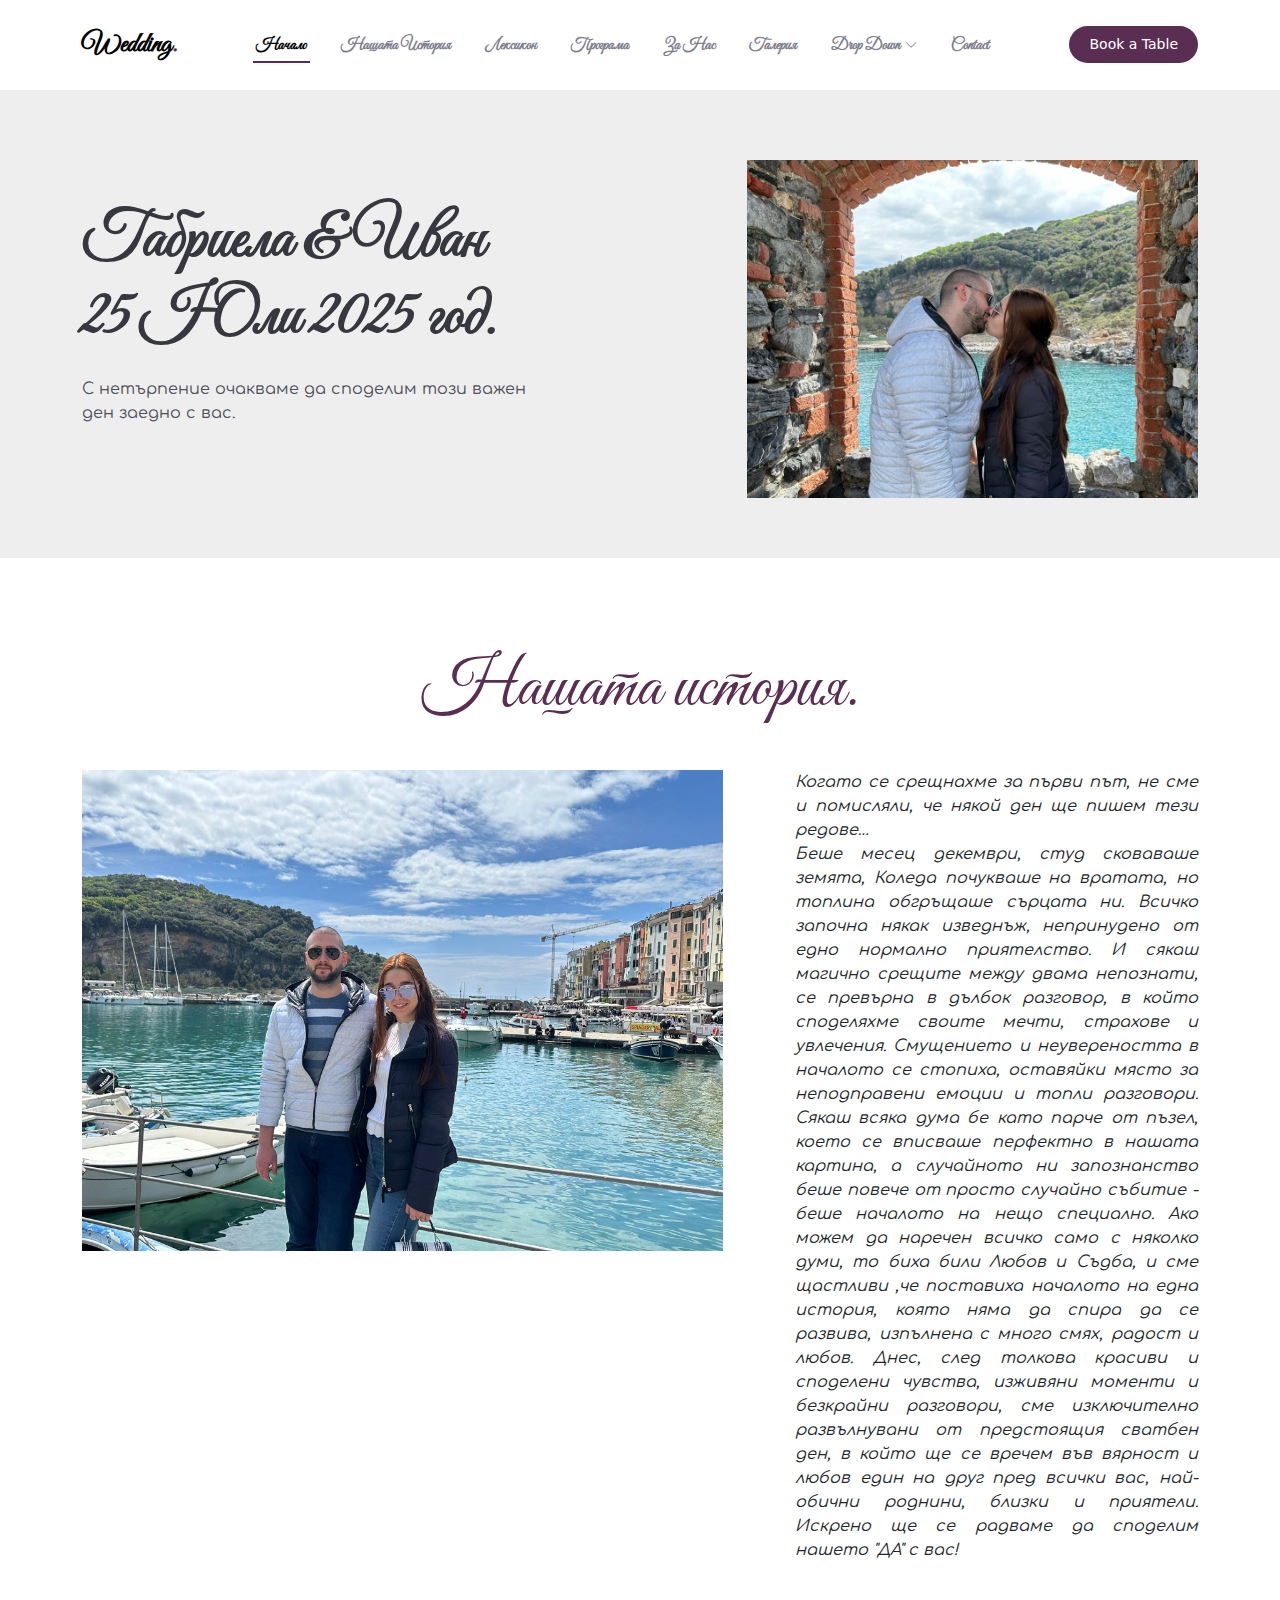
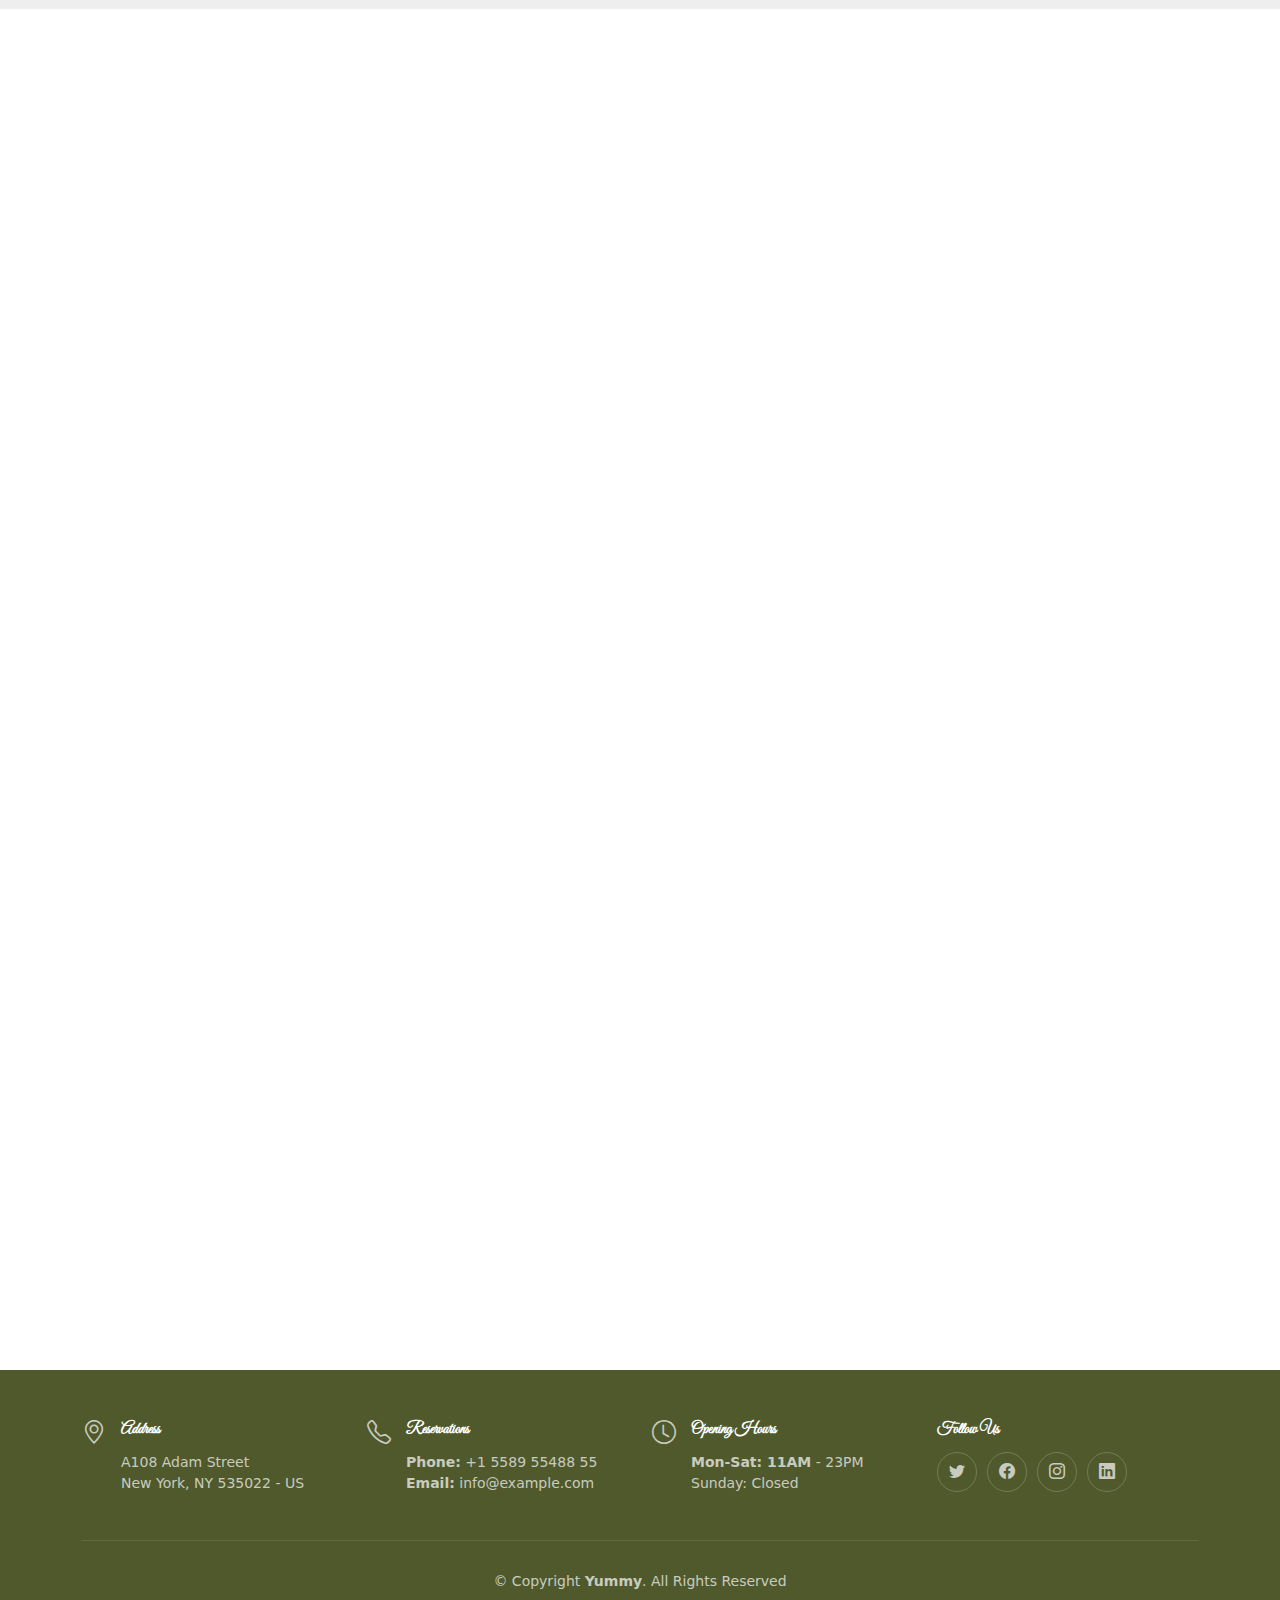
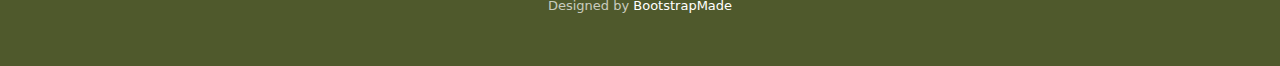
<file: src/index.html>
<!DOCTYPE html>
<html lang="en">

<head>
  <meta charset="utf-8">
  <meta content="width=device-width, initial-scale=1.0" name="viewport">

  <title>Gabby-Ivan</title>
  <meta content="" name="description">
  <meta content="" name="keywords">

  <!-- Favicons -->
  <link href="assets/img/favicon.png" rel="icon">
  <link href="assets/img/apple-touch-icon.png" rel="apple-touch-icon">

  <!-- Google Fonts -->
  <link rel="preconnect" href="https://fonts.googleapis.com">
  <link rel="preconnect" href="https://fonts.gstatic.com" crossorigin>
  <link href="https://fonts.googleapis.com/css2?family=Great+Vibes&display=swap" rel="stylesheet">
  <link href="https://fonts.googleapis.com/css2?family=Comfortaa:wght@300..700&family=Great+Vibes&display=swap" rel="stylesheet">

  <!-- Vendor CSS Files -->
  <link href="assets/vendor/bootstrap/css/bootstrap.min.css" rel="stylesheet">
  <link href="assets/vendor/bootstrap-icons/bootstrap-icons.css" rel="stylesheet">
  <link href="assets/vendor/aos/aos.css" rel="stylesheet">
  <link href="assets/vendor/glightbox/css/glightbox.min.css" rel="stylesheet">
  <link href="assets/vendor/swiper/swiper-bundle.min.css" rel="stylesheet">

  <!-- Template Main CSS File -->
  <link href="assets/css/main.css" rel="stylesheet">
</head>

<body>

  <!-- ======= Header ======= -->
  <header id="header" class="header fixed-top d-flex align-items-center">
    <div class="container d-flex align-items-center justify-content-between">

      <a href="index.html" class="logo d-flex align-items-center me-auto me-lg-0">
        <!-- Uncomment the line below if you also wish to use an image logo -->
        <!-- <img src="assets/img/logo.png" alt=""> -->
        <h1>Wedding<span>.</span></h1>
      </a>

      <nav id="navbar" class="navbar">
        <ul>
          <li><a href="#hero">Начало</a></li>
          <li><a href="#about">Нашата История</a></li>
          <li><a href="#testimonials">Лексикон</a></li>
          <li><a href="#menu">Програма</a></li>
          <li><a href="#chefs">За Нас</a></li>
          <li><a href="#gallery">Галерия</a></li>
          <li class="dropdown"><a href="#"><span>Drop Down</span> <i class="bi bi-chevron-down dropdown-indicator"></i></a>
            <ul>
              <li><a href="#">Drop Down 1</a></li>
              <li class="dropdown"><a href="#"><span>Deep Drop Down</span> <i class="bi bi-chevron-down dropdown-indicator"></i></a>
                <ul>
                  <li><a href="#">Deep Drop Down 1</a></li>
                  <li><a href="#">Deep Drop Down 2</a></li>
                  <li><a href="#">Deep Drop Down 3</a></li>
                  <li><a href="#">Deep Drop Down 4</a></li>
                  <li><a href="#">Deep Drop Down 5</a></li>
                </ul>
              </li>
              <li><a href="#">Drop Down 2</a></li>
              <li><a href="#">Drop Down 3</a></li>
              <li><a href="#">Drop Down 4</a></li>
            </ul>
          </li>
          <li><a href="#contact">Contact</a></li>
        </ul>
      </nav><!-- .navbar -->

      <a class="btn-book-a-table" href="#book-a-table">Book a Table</a>
      <i class="mobile-nav-toggle mobile-nav-show bi bi-list"></i>
      <i class="mobile-nav-toggle mobile-nav-hide d-none bi bi-x"></i>

    </div>
  </header><!-- End Header -->

  <!-- ======= Hero Section ======= -->
  <section id="hero" class="hero d-flex align-items-center section-bg">
    <div class="container">
      <div class="row justify-content-between gy-5">
        <div class="col-lg-5 order-2 order-lg-1 d-flex flex-column justify-content-center align-items-center align-items-lg-start text-center text-lg-start">
          <h2 data-aos="fade-up">Габриела &amp; Иван<br>25 Юли 2025 год.</h2>
          <p data-aos="fade-up" data-aos-delay="100">С нетърпение очакваме да споделим този важен ден заедно с вас.</p>         
        </div>
        <div class="col-lg-5 order-1 order-lg-2 text-center text-lg-start">
          <img src="assets/img/wed/first.jpg" class="img-fluid" alt="" data-aos="zoom-out" data-aos-delay="300">
        </div>
      </div>
    </div>
  </section><!-- End Hero Section -->

  <main id="main">

    <!-- ======= About Section ======= -->
    <section id="about" class="about">
      <div class="container" data-aos="fade-up">

        <div class="section-header">
          <p><span>Нашата история.</span></p>
        </div>

        <div class="row gy-4">
          <div class="col-lg-7 position-relative about-img" data-aos="fade-up" data-aos-delay="150">
            <img src="assets/img/wed/about_1.jpg" class="img-fluid" alt="" data-aos="zoom-out" data-aos-delay="300">
          </div>
          <div class="col-lg-5 d-flex align-items-end" data-aos="fade-up" data-aos-delay="300">
            <div class="content ps-0 ps-lg-5">
              <p class="fst-italic">
                Когато се срещнахме за първи път, не сме и помисляли, че някой ден ще пишем тези редове… <br/>
                Беше месец декември, студ сковаваше земята, Коледа почукваше на вратата, но топлина обгръщаше сърцата ни. Всичко започна някак изведнъж, непринудено от едно нормално приятелство. И сякаш магично срещите между двама непознати, се превърна в дълбок разговор, в който споделяхме своите мечти, страхове и увлечения.
                Смущението и неувереността в началото се стопиха, оставяйки място за неподправени емоции и топли разговори. Сякаш всяка дума бе като парче от пъзел, което се вписваше перфектно в нашата картина, а случайното ни запознанство беше повече от просто случайно събитие - беше началото на нещо специално.
                Ако можем да наречен всичко само с няколко думи, то биха били Любов и Съдба, и сме щастливи ,че поставиха началото на една история, която няма да спира да се развива, изпълнена с много смях, радост и любов.
                Днес, след толкова красиви и споделени чувства, изживяни моменти и безкрайни разговори, сме изключително развълнувани от предстоящия сватбен ден, в който ще се вречем във вярност и любов един на друг пред всички вас, най-обични роднини, близки и приятели.
                Искрено ще се радваме да споделим нашето "ДА" с вас!
              </p>
            </div>
          </div>
        </div>

      </div>
    </section><!-- End About Section -->

    <!-- ======= Testimonials Section ======= -->
    <section id="testimonials" class="testimonials section-bg">
      <div class="container" data-aos="fade-up">

        <div class="section-header">
          <p><span>Сватбен Лексикон</span></p>
        </div>

        <div class="slides-1 swiper" data-aos="fade-up" data-aos-delay="100">
          <div class="swiper-wrapper">

            <div class="swiper-slide">
              <div class="testimonial-item">
                <div class="row gy-4 justify-content-center">
                  <div class="col-lg-6">
                    <div class="testimonial-content">
                      <h4>Кой направи първия ход? Kак?</h4>
                      <p>                        
                          Той направи първата стъпка, когато ми изпрати съобщение на Нова година.
                          Няколко часа по-късно имахме планове за вечеря тази седмица.
                      </p>
                    </div>
                  </div>
                  <div class="col-lg-2 text-center">
                    <img src="assets/img/testimonials/testimonials-1.jpg" class="img-fluid testimonial-img" alt="">
                  </div>
                </div>
              </div>
            </div><!-- End testimonial item -->

            <div class="swiper-slide">
              <div class="testimonial-item">
                <div class="row gy-4 justify-content-center">
                  <div class="col-lg-6">
                    <div class="testimonial-content">
                      <h4>Коя беше най-запомнящата ви среща?</h4>
                      <p>
                        Прекарахме една от първите си срещи с колоездене и след това с каяк през
                        морските пещери в Сан Диего. Нашият водач се пошегува, че няколко часа в
                        общ каяк са достатъчни, за да тестват всяка връзка - той беше прав! Но ние
                        оцеляхме и това приключение остава един от любимите ни спомени.
                      </p>
                    </div>
                  </div>
                  <div class="col-lg-2 text-center">
                    <img src="assets/img/testimonials/testimonials-2.jpg" class="img-fluid testimonial-img" alt="">
                  </div>
                </div>
              </div>
            </div><!-- End testimonial item -->

            <div class="swiper-slide">
              <div class="testimonial-item">
                <div class="row gy-4 justify-content-center">
                  <div class="col-lg-6">
                    <div class="testimonial-content">
                      <h4>Кое е любимото ви занимание заедно?</h4>
                      <p>
                        Обичаме да пътуваме и да се разхождаме сред природата!
                      </p>
                    </div>
                  </div>
                  <div class="col-lg-2 text-center">
                    <img src="assets/img/testimonials/testimonials-3.jpg" class="img-fluid testimonial-img" alt="">
                  </div>
                </div>
              </div>
            </div><!-- End testimonial item -->

            <div class="swiper-slide">
              <div class="testimonial-item">
                <div class="row gy-4 justify-content-center">
                  <div class="col-lg-6">
                    <div class="testimonial-content">
                      <h4>Опиши партньори си с няколко думи!</h4>
                      <p>
                        Той: Габи е позитивна,амбициозна, добра ,състрадателна и гальовна.
                        <br/>
                        Тя: Иван е мил, грижовен и неимоверно спокоен.
                      </p>
                    </div>
                  </div>
                  <div class="col-lg-2 text-center">
                    <img src="assets/img/testimonials/testimonials-4.jpg" class="img-fluid testimonial-img" alt="">
                  </div>
                </div>
              </div>
            </div><!-- End testimonial item -->

            <div class="swiper-slide">
              <div class="testimonial-item">
                <div class="row gy-4 justify-content-center">
                  <div class="col-lg-6">
                    <div class="testimonial-content">
                      <h4>Кое е най-запомнящото се пътуване, което сте предприели заедно?</h4>
                      <p>
                        Миналия април успяхме да видим Северното сияние в Норвегия. Беше
невероятно!
                      </p>
                    </div>
                  </div>
                  <div class="col-lg-2 text-center">
                    <img src="assets/img/testimonials/testimonials-4.jpg" class="img-fluid testimonial-img" alt="">
                  </div>
                </div>
              </div>
            </div><!-- End testimonial item -->

            <div class="swiper-slide">
              <div class="testimonial-item">
                <div class="row gy-4 justify-content-center">
                  <div class="col-lg-6">
                    <div class="testimonial-content">
                      <h4>Ние сме на „една вълна“ относно!</h4>
                      <p>
                        Какво е важно за нас. И това е да прекарваме време с хората, които обичаме
най-много. (Всички вие!)
                      </p>
                    </div>
                  </div>
                  <div class="col-lg-2 text-center">
                    <img src="assets/img/testimonials/testimonials-4.jpg" class="img-fluid testimonial-img" alt="">
                  </div>
                </div>
              </div>
            </div><!-- End testimonial item -->
          </div>
          <div class="swiper-pagination"></div>
        </div>

      </div>
    </section><!-- End Testimonials Section -->

    <!-- ======= Menu Section ======= -->
    <section id="menu" class="menu">
      <div class="container" data-aos="fade-up">

        <div class="section-header">
          <p><span>Програма</span></p>
        </div>


        <div class="tab-content" data-aos="fade-up" data-aos-delay="300">

          <div class="tab-pane fade active show" id="menu-starters">

            <div class="row gy-5">

              <div class="col-lg-4 menu-item">
                <a href="assets/img/menu/menu-item-1.png" class="glightbox"><img src="assets/img/menu/menu-item-1.png" class="menu-img img-fluid" alt=""></a>
                <h4>Начало</h4>
                <p class="ingredients">
                  Младоженецът и кума тръгват от Люлин 5 към първата най- важна част за този
вълнуващ ден - кражбата на булката.
                </p>
                <p class="price">
                  13:00 часа
                </p>
              </div><!-- Menu Item -->

              <div class="col-lg-4 menu-item">
                <a href="assets/img/menu/menu-item-2.png" class="glightbox"><img src="assets/img/menu/menu-item-2.png" class="menu-img img-fluid" alt=""></a>
                <h4>Вземане на булка</h4>
                <p class="ingredients">
                  Младоженецът и кумовете ще пристигнат, готови да вземат булката от нейното
семейство.
                </p>
                <p class="price">
                  14:00 часа
                </p>
              </div><!-- Menu Item -->

              <div class="col-lg-4 menu-item">
                <a href="assets/img/menu/menu-item-3.png" class="glightbox"><img src="assets/img/menu/menu-item-3.png" class="menu-img img-fluid" alt=""></a>
                <h4>Венчавка</h4>
                <p class="ingredients">
                  Пред Бог ще се венчаем в църква &quot;Св. Йоан Рилски&quot;.
                </p>
                <p class="price">
                  15:00 часа
                </p>
              </div><!-- Menu Item -->

              <div class="col-lg-4 menu-item">
                <a href="assets/img/menu/menu-item-4.png" class="glightbox"><img src="assets/img/menu/menu-item-4.png" class="menu-img img-fluid" alt=""></a>
                <h4>Граждански брак</h4>
                <p class="ingredients">
                  Във външната градина на ресторант &quot;Crown Plaza Sofia&quot; ще започне нашето
общо бъдеще, като обменим обети пред близки и приятели.
                </p>
                <p class="price">
                  16:00 часа
                </p>
              </div><!-- Menu Item -->

              <div class="col-lg-4 menu-item">
                <a href="assets/img/menu/menu-item-5.png" class="glightbox"><img src="assets/img/menu/menu-item-5.png" class="menu-img img-fluid" alt=""></a>
                <h4>Ресторант</h4>
                <p class="ingredients">
                  Наздравица за нашето щастие ще се вдигне в ресторант &quot;Crown Plaza Sofia&quot;.
                  Бъдете с ниски и удобни обувки, защото ще има много танци!
                </p>
                <p class="price">
                  19:00 часа
                </p>
              </div><!-- Menu Item -->

            </div>
          </div><!-- End Starter Menu Content -->
        </div>

      </div>
    </section><!-- End Menu Section -->

    <!-- ======= Chefs Section ======= -->
    <section id="chefs" class="chefs section-bg">
      <div class="container" data-aos="fade-up">

        <div class="section-header">
          <p><span>За Нас</span></p>
        </div>

        <div class="row gy-4">

          <div class="col-lg-3 col-md-6 d-flex align-items-stretch" data-aos="fade-up" data-aos-delay="100">
            <div class="chef-member">
              <div class="member-img">
                <img src="assets/img/wed/1000006368.jpg" class="img-fluid" alt="">
                <div class="social">
                  <a href=""><i class="bi bi-twitter"></i></a>
                  <a href=""><i class="bi bi-facebook"></i></a>
                  <a href=""><i class="bi bi-instagram"></i></a>
                  <a href=""><i class="bi bi-linkedin"></i></a>
                </div>
              </div>
              <div class="member-info">
                <h4>Габриела</h4>
                <span>Булка</span>
                <p>Според всички около мен съм амбициозна, забавна и имам креативен ум- с две
                  думи, гоня целта си до дупка�� Занимавам се с надзора на строителството на
                  сгради, което звучи малко мъжки , но така съчетавам своята страст към
                  технологиите и строителството. Обичам да пътувам и да откривам нови места,
                  като се наслаждавам на разнообразието и културните различия. В свободното
                  си време, се забавлявам с приятели и се посвещавам на семейството си , което
                  ме зарежда с вдъхновение и енергия.</p>
              </div>
            </div>
          </div><!-- End Chefs Member -->

          <div class="col-lg-3 col-md-6 d-flex align-items-stretch" data-aos="fade-up" data-aos-delay="200">
            <div class="chef-member">
              <div class="member-img">
                <img src="assets/img/wed/IMG-20241002-WA0001.jpg" class="img-fluid" alt="">
                <div class="social">
                  <a href=""><i class="bi bi-twitter"></i></a>
                  <a href=""><i class="bi bi-facebook"></i></a>
                  <a href=""><i class="bi bi-instagram"></i></a>
                  <a href=""><i class="bi bi-linkedin"></i></a>
                </div>
              </div>
              <div class="member-info">
                <h4>Иван</h4>
                <span>Младоженец</span>
                <p>Казват ,че съм скромен, даже леко притеснителен, забавен и любознателен
                  човек. Работата ми е насочена в това да помагам на хората, като им асистирам
                  да се справят по-лесно със своя софтуерен продукт. Харесвам спорта, макар и
                  да не ми личи . Имам огромна страст към бързи коли и ….ножове – но
                  спокойно, само ги колекционирам. В свободното си време се наслаждавам на
                  игри, които ме забавляват. Обичам да излизам с приятели, с които да споделям
                  моменти на смях и радост, но най-ценното време за мен е това, което
                  прекарвам с любимия си човек.</p>
              </div>
            </div>
          </div><!-- End Chefs Member -->

          <div class="col-lg-3 col-md-6 d-flex align-items-stretch" data-aos="fade-up" data-aos-delay="300">
            <div class="chef-member">
              <div class="member-img">
                <img src="assets/img/chefs/chefs-2.jpg" class="img-fluid" alt="">
                <div class="social">
                  <a href=""><i class="bi bi-twitter"></i></a>
                  <a href=""><i class="bi bi-facebook"></i></a>
                  <a href=""><i class="bi bi-instagram"></i></a>
                  <a href=""><i class="bi bi-linkedin"></i></a>
                </div>
              </div>
              <div class="member-info">
                <h4>Габрина</h4>
                <span>Кума</span>
                <p>По професия съм строителен инженер. В свободното време се наслаждавам на
                  хубава музика, книга или природата. Обичам залезите, пътуванията и малките
                  моменти на щастие. С булката имам удоволствието да се познавам от над 10
                  години, и имахме едни от най-забавните си години заедно – от училище до днес.
                  Истински щастлива съм ,че ще бъда такава важна част от Новото начало на
                  семейство Нейчеви.</p>
              </div>
            </div>
          </div><!-- End Chefs Member -->

          <div class="col-lg-3 col-md-6 d-flex align-items-stretch" data-aos="fade-up" data-aos-delay="100">
            <div class="chef-member">
              <div class="member-img">
                <img src="assets/img/chefs/chefs-3.jpg" class="img-fluid" alt="">
                <div class="social">
                  <a href=""><i class="bi bi-twitter"></i></a>
                  <a href=""><i class="bi bi-facebook"></i></a>
                  <a href=""><i class="bi bi-instagram"></i></a>
                  <a href=""><i class="bi bi-linkedin"></i></a>
                </div>
              </div>
              <div class="member-info">
                <h4>Страцимир</h4>
                <span>Кум</span>
                <p>Ако трябва да кажа нещо за себе си, то е, че имам вдъхновяващо чувство за
                  хумор и неизчерпаема енергия. С младоженеца ни събра случайността, както
                  обикновено на работното място, но пък излезе едно истинско приятелство.
                  Развълнуван и щастлив съм, че на тези двама свежари ще кумувам , нека
                  всички вземат удобни обувки и доброто си настроение, защото няма да
                  оставим на никой време за почивка.</p>
              </div>
            </div>
          </div><!-- End Chefs Member -->


        </div>

      </div>
    </section><!-- End Chefs Section -->

    <!-- ======= Book A Table Section ======= -->
    <section id="book-a-table" class="book-a-table">
      <div class="container" data-aos="fade-up">

        <div class="section-header">
          <h2>Book A Table</h2>
          <p>Book <span>Your Stay</span> With Us</p>
        </div>

        <div class="row g-0">

          <div class="col-lg-4 reservation-img" style="background-image: url(assets/img/reservation.jpg);" data-aos="zoom-out" data-aos-delay="200"></div>

          <div class="col-lg-8 d-flex align-items-center reservation-form-bg">
            <form action="forms/book-a-table.php" method="post" role="form" class="php-email-form" data-aos="fade-up" data-aos-delay="100">
              <div class="row gy-4">
                <div class="col-lg-4 col-md-6">
                  <input type="text" name="name" class="form-control" id="name" placeholder="Your Name" data-rule="minlen:4" data-msg="Please enter at least 4 chars">
                  <div class="validate"></div>
                </div>
                <div class="col-lg-4 col-md-6">
                  <input type="email" class="form-control" name="email" id="email" placeholder="Your Email" data-rule="email" data-msg="Please enter a valid email">
                  <div class="validate"></div>
                </div>
                <div class="col-lg-4 col-md-6">
                  <input type="text" class="form-control" name="phone" id="phone" placeholder="Your Phone" data-rule="minlen:4" data-msg="Please enter at least 4 chars">
                  <div class="validate"></div>
                </div>
                <div class="col-lg-4 col-md-6">
                  <input type="text" name="date" class="form-control" id="date" placeholder="Date" data-rule="minlen:4" data-msg="Please enter at least 4 chars">
                  <div class="validate"></div>
                </div>
                <div class="col-lg-4 col-md-6">
                  <input type="text" class="form-control" name="time" id="time" placeholder="Time" data-rule="minlen:4" data-msg="Please enter at least 4 chars">
                  <div class="validate"></div>
                </div>
                <div class="col-lg-4 col-md-6">
                  <input type="number" class="form-control" name="people" id="people" placeholder="# of people" data-rule="minlen:1" data-msg="Please enter at least 1 chars">
                  <div class="validate"></div>
                </div>
              </div>
              <div class="form-group mt-3">
                <textarea class="form-control" name="message" rows="5" placeholder="Message"></textarea>
                <div class="validate"></div>
              </div>
              <div class="mb-3">
                <div class="loading">Loading</div>
                <div class="error-message"></div>
                <div class="sent-message">Your booking request was sent. We will call back or send an Email to confirm your reservation. Thank you!</div>
              </div>
              <div class="text-center"><button type="submit">Book a Table</button></div>
            </form>
          </div><!-- End Reservation Form -->

        </div>

      </div>
    </section><!-- End Book A Table Section -->

    <!-- ======= Gallery Section ======= -->
    <section id="gallery" class="gallery section-bg">
      <div class="container" data-aos="fade-up">

        <div class="section-header">
          <h2>gallery</h2>
          <p>Check <span>Our Gallery</span></p>
        </div>

        <div class="gallery-slider swiper">
          <div class="swiper-wrapper align-items-center">
            <div class="swiper-slide"><a class="glightbox" data-gallery="images-gallery" href="assets/img/wed/1000016364.jpg"><img src="assets/img/wed/1000016364.jpg" class="img-fluid" alt=""></a></div>
            <div class="swiper-slide"><a class="glightbox" data-gallery="images-gallery" href="assets/img/wed/1000016367.jpg"><img src="assets/img/wed/1000016367.jpg" class="img-fluid" alt=""></a></div>
            <div class="swiper-slide"><a class="glightbox" data-gallery="images-gallery" href="assets/img/wed/1000016370.jpg"><img src="assets/img/wed/1000016370.jpg" class="img-fluid" alt=""></a></div>
            <div class="swiper-slide"><a class="glightbox" data-gallery="images-gallery" href="assets/img/wed/1000016373.jpg"><img src="assets/img/wed/1000016373.jpg" class="img-fluid" alt=""></a></div>
            <div class="swiper-slide"><a class="glightbox" data-gallery="images-gallery" href="assets/img/wed/1000016373.jpg"><img src="assets/img/wed/1000016373.jpg" class="img-fluid" alt=""></a></div>
            <div class="swiper-slide"><a class="glightbox" data-gallery="images-gallery" href="assets/img/wed/1000016376.jpg"><img src="assets/img/wed/1000016376.jpg" class="img-fluid" alt=""></a></div>
            <div class="swiper-slide"><a class="glightbox" data-gallery="images-gallery" href="assets/img/wed/1000016379.jpg"><img src="assets/img/wed/1000016379.jpg" class="img-fluid" alt=""></a></div>
            <div class="swiper-slide"><a class="glightbox" data-gallery="images-gallery" href="assets/img/wed/1000016382.jpg"><img src="assets/img/wed/1000016382.jpg" class="img-fluid" alt=""></a></div>
            <div class="swiper-slide"><a class="glightbox" data-gallery="images-gallery" href="assets/img/wed/1000016391.jpg"><img src="assets/img/wed/1000016391.jpg" class="img-fluid" alt=""></a></div>
          </div>
          <div class="swiper-pagination"></div>
        </div>

      </div>
    </section><!-- End Gallery Section -->

    <!-- ======= Contact Section ======= -->
    <section id="contact" class="contact">
      <div class="container" data-aos="fade-up">

        <div class="section-header">
          <h2>Contact</h2>
          <p>Need Help? <span>Contact Us</span></p>
        </div>

        <div class="mb-3">
          <iframe style="border:0; width: 100%; height: 350px;" src="https://www.google.com/maps/embed?pb=!1m14!1m8!1m3!1d12097.433213460943!2d-74.0062269!3d40.7101282!3m2!1i1024!2i768!4f13.1!3m3!1m2!1s0x0%3A0xb89d1fe6bc499443!2sDowntown+Conference+Center!5e0!3m2!1smk!2sbg!4v1539943755621" frameborder="0" allowfullscreen></iframe>
        </div><!-- End Google Maps -->

        <div class="row gy-4">

          <div class="col-md-6">
            <div class="info-item  d-flex align-items-center">
              <i class="icon bi bi-map flex-shrink-0"></i>
              <div>
                <h3>Our Address</h3>
                <p>A108 Adam Street, New York, NY 535022</p>
              </div>
            </div>
          </div><!-- End Info Item -->

          <div class="col-md-6">
            <div class="info-item d-flex align-items-center">
              <i class="icon bi bi-envelope flex-shrink-0"></i>
              <div>
                <h3>Email Us</h3>
                <p>contact@example.com</p>
              </div>
            </div>
          </div><!-- End Info Item -->

          <div class="col-md-6">
            <div class="info-item  d-flex align-items-center">
              <i class="icon bi bi-telephone flex-shrink-0"></i>
              <div>
                <h3>Call Us</h3>
                <p>+1 5589 55488 55</p>
              </div>
            </div>
          </div><!-- End Info Item -->

          <div class="col-md-6">
            <div class="info-item  d-flex align-items-center">
              <i class="icon bi bi-share flex-shrink-0"></i>
              <div>
                <h3>Opening Hours</h3>
                <div><strong>Mon-Sat:</strong> 11AM - 23PM;
                  <strong>Sunday:</strong> Closed
                </div>
              </div>
            </div>
          </div><!-- End Info Item -->

        </div>

        <form action="forms/contact.php" method="post" role="form" class="php-email-form p-3 p-md-4">
          <div class="row">
            <div class="col-xl-6 form-group">
              <input type="text" name="name" class="form-control" id="name" placeholder="Your Name" required>
            </div>
            <div class="col-xl-6 form-group">
              <input type="email" class="form-control" name="email" id="email" placeholder="Your Email" required>
            </div>
          </div>
          <div class="form-group">
            <input type="text" class="form-control" name="subject" id="subject" placeholder="Subject" required>
          </div>
          <div class="form-group">
            <textarea class="form-control" name="message" rows="5" placeholder="Message" required></textarea>
          </div>
          <div class="my-3">
            <div class="loading">Loading</div>
            <div class="error-message"></div>
            <div class="sent-message">Your message has been sent. Thank you!</div>
          </div>
          <div class="text-center"><button type="submit">Send Message</button></div>
        </form><!--End Contact Form -->

      </div>
    </section><!-- End Contact Section -->

  </main><!-- End #main -->

  <!-- ======= Footer ======= -->
  <footer id="footer" class="footer">

    <div class="container">
      <div class="row gy-3">
        <div class="col-lg-3 col-md-6 d-flex">
          <i class="bi bi-geo-alt icon"></i>
          <div>
            <h4>Address</h4>
            <p>
              A108 Adam Street <br>
              New York, NY 535022 - US<br>
            </p>
          </div>

        </div>

        <div class="col-lg-3 col-md-6 footer-links d-flex">
          <i class="bi bi-telephone icon"></i>
          <div>
            <h4>Reservations</h4>
            <p>
              <strong>Phone:</strong> +1 5589 55488 55<br>
              <strong>Email:</strong> info@example.com<br>
            </p>
          </div>
        </div>

        <div class="col-lg-3 col-md-6 footer-links d-flex">
          <i class="bi bi-clock icon"></i>
          <div>
            <h4>Opening Hours</h4>
            <p>
              <strong>Mon-Sat: 11AM</strong> - 23PM<br>
              Sunday: Closed
            </p>
          </div>
        </div>

        <div class="col-lg-3 col-md-6 footer-links">
          <h4>Follow Us</h4>
          <div class="social-links d-flex">
            <a href="#" class="twitter"><i class="bi bi-twitter"></i></a>
            <a href="#" class="facebook"><i class="bi bi-facebook"></i></a>
            <a href="#" class="instagram"><i class="bi bi-instagram"></i></a>
            <a href="#" class="linkedin"><i class="bi bi-linkedin"></i></a>
          </div>
        </div>

      </div>
    </div>

    <div class="container">
      <div class="copyright">
        &copy; Copyright <strong><span>Yummy</span></strong>. All Rights Reserved
      </div>
      <div class="credits">
        <!-- All the links in the footer should remain intact. -->
        <!-- You can delete the links only if you purchased the pro version. -->
        <!-- Licensing information: https://bootstrapmade.com/license/ -->
        <!-- Purchase the pro version with working PHP/AJAX contact form: https://bootstrapmade.com/yummy-bootstrap-restaurant-website-template/ -->
        Designed by <a href="https://bootstrapmade.com/">BootstrapMade</a>
      </div>
    </div>

  </footer><!-- End Footer -->
  <!-- End Footer -->

  <a href="#" class="scroll-top d-flex align-items-center justify-content-center"><i class="bi bi-arrow-up-short"></i></a>

  <div id="preloader"></div>

  <!-- Vendor JS Files -->
  <script src="assets/vendor/bootstrap/js/bootstrap.bundle.min.js"></script>
  <script src="assets/vendor/aos/aos.js"></script>
  <script src="assets/vendor/glightbox/js/glightbox.min.js"></script>
  <script src="assets/vendor/purecounter/purecounter_vanilla.js"></script>
  <script src="assets/vendor/swiper/swiper-bundle.min.js"></script>
  <script src="assets/vendor/php-email-form/validate.js"></script>

  <!-- Template Main JS File -->
  <script src="assets/js/main.js"></script>

</body>

</html>
</file>
<file: src/assets/css/main.css>
/**
* Template Name: Yummy
* Template URL: https://bootstrapmade.com/yummy-bootstrap-restaurant-website-template/
* Updated: Mar 17 2024 with Bootstrap v5.3.3
* Author: BootstrapMade.com
* License: https://bootstrapmade.com/license/
*/

/*--------------------------------------------------------------
# Set main reusable colors and fonts using CSS variables
# Learn more about CSS variables at https://developer.mozilla.org/en-US/docs/Web/CSS/Using_CSS_custom_properties
--------------------------------------------------------------*/
/* Fonts */
:root {
  --font-default: "Open Sans", system-ui, -apple-system, "Segoe UI", Roboto, "Helvetica Neue", Arial, "Noto Sans", "Liberation Sans", sans-serif, "Apple Color Emoji", "Segoe UI Emoji", "Segoe UI Symbol", "Noto Color Emoji";
  --font-primary: "Amatic SC", sans-serif;
  --font-secondary: "Great Vibes", "cursive";
}

/* Colors */
:root {
  --color-default: #212529;
  --color-primary: #592E52;
  --color-secondary: #37373f;
}

/* Smooth scroll behavior */
:root {
  scroll-behavior: smooth;
}

/*--------------------------------------------------------------
# General
--------------------------------------------------------------*/
body {
  font-family: var(--font-default);
  color: var(--color-default);
}

a {
  color: var(--color-primary);
  text-decoration: none;
}

a:hover {
  color: #ec2727;
  text-decoration: none;
}

h1,
h2,
h3,
h4,
h5,
h6 {
  font-family: var(--font-secondary);
}

/*--------------------------------------------------------------
# Sections & Section Header
--------------------------------------------------------------*/
section {
  overflow: hidden;
  padding: 80px 0;
  scroll-margin-top: 90px;
  overflow: clip;
}

.section-bg {
  background-color: #eee;
}

.section-header {
  text-align: center;
  padding-bottom: 30px;
}

.section-header h2 {
  font-size: 13px;
  letter-spacing: 1px;
  font-weight: 400;
  margin: 0;
  padding: 0;
  color: #7f7f90;
  text-transform: uppercase;
  font-family: var(--font-default);
}

.section-header p {
  margin: 0;
  font-size: 68px;
  font-weight: 400;
  font-family: var(--font-secondary);
}

.section-header p span {
  color: var(--color-primary);
}

/*--------------------------------------------------------------
# Breadcrumbs
--------------------------------------------------------------*/
.breadcrumbs {
  padding: 15px 0;
  background: rgba(55, 55, 63, 0.05);
  margin-top: 90px;
}

@media (max-width: 575px) {
  .breadcrumbs {
    margin-top: 70px;
  }
}

.breadcrumbs h2 {
  font-size: 24px;
  font-weight: 400;
  margin: 0;
}

.breadcrumbs ol {
  display: flex;
  flex-wrap: wrap;
  list-style: none;
  padding: 0;
  margin: 0;
  font-size: 14px;
}

.breadcrumbs ol li+li {
  padding-left: 10px;
}

.breadcrumbs ol li+li::before {
  display: inline-block;
  padding-right: 10px;
  color: #676775;
  content: "/";
}

@media (max-width: 992px) {
  .breadcrumbs .d-flex {
    display: block !important;
  }

  .breadcrumbs h2 {
    margin-bottom: 10px;
  }

  .breadcrumbs ol {
    display: block;
  }

  .breadcrumbs ol li {
    display: inline-block;
  }
}

/*--------------------------------------------------------------
# Scroll top button
--------------------------------------------------------------*/
.scroll-top {
  position: fixed;
  visibility: hidden;
  opacity: 0;
  right: 15px;
  bottom: 15px;
  z-index: 99999;
  background: var(--color-primary);
  width: 44px;
  height: 44px;
  border-radius: 50px;
  transition: all 0.4s;
}

.scroll-top i {
  font-size: 24px;
  color: #fff;
  line-height: 0;
}

.scroll-top:hover {
  background: #8C5188;
  color: #fff;
}

.scroll-top.active {
  visibility: visible;
  opacity: 1;
}

/*--------------------------------------------------------------
# Preloader
--------------------------------------------------------------*/
#preloader {
  position: fixed;
  inset: 0;
  z-index: 9999;
  overflow: hidden;
  background: #fff;
  transition: all 0.6s ease-out;
  width: 100%;
  height: 100vh;
}

#preloader:before,
#preloader:after {
  content: "";
  position: absolute;
  border: 4px solid var(--color-primary);
  border-radius: 50%;
  animation: animate-preloader 2s cubic-bezier(0, 0.2, 0.8, 1) infinite;
}

#preloader:after {
  animation-delay: -0.5s;
}

@keyframes animate-preloader {
  0% {
    width: 10px;
    height: 10px;
    top: calc(50% - 5px);
    left: calc(50% - 5px);
    opacity: 1;
  }

  100% {
    width: 72px;
    height: 72px;
    top: calc(50% - 36px);
    left: calc(50% - 36px);
    opacity: 0;
  }
}

/*--------------------------------------------------------------
# Disable aos animation delay on mobile devices
--------------------------------------------------------------*/
@media screen and (max-width: 768px) {
  [data-aos-delay] {
    transition-delay: 0 !important;
  }
}

/*--------------------------------------------------------------
# Header
--------------------------------------------------------------*/
.header {
  background: #fff;
  transition: all 0.5s;
  z-index: 997;
  height: 90px;
  border-bottom: 1px solid #fff;
}

@media (max-width: 575px) {
  .header {
    height: 70px;
  }
}

.header.sticked {
  border-color: #fff;
  border-color: #eee;
}

.header .logo img {
  max-height: 40px;
  margin-right: 6px;
}

.header .logo h1 {
  font-size: 28px;
  font-weight: 700;
  color: #000;
  margin: 0;
  font-family: var(--font-secondary);
}

.header .logo h1 span {
  color: var(--color-primary);
}

.header .btn-book-a-table,
.header .btn-book-a-table:focus {
  font-size: 14px;
  color: #fff;
  background: var(--color-primary);
  padding: 8px 20px;
  margin-left: 30px;
  border-radius: 50px;
  transition: 0.3s;
}

.header .btn-book-a-table:hover,
.header .btn-book-a-table:focus:hover {
  color: #fff;
  background: #8C5188;
}

/*--------------------------------------------------------------
# Desktop Navigation
--------------------------------------------------------------*/
@media (min-width: 1280px) {
  .navbar {
    padding: 0;
  }

  .navbar ul {
    margin: 0;
    padding: 0;
    display: flex;
    list-style: none;
    align-items: center;
  }

  .navbar li {
    position: relative;
  }

  .navbar>ul>li {
    white-space: nowrap;
    padding: 10px 0 10px 28px;
  }

  .navbar a,
  .navbar a:focus {
    display: flex;
    align-items: center;
    justify-content: space-between;
    padding: 0 3px;
    font-family: var(--font-secondary);
    font-size: 16px;
    font-weight: 600;
    color: #7f7f90;
    white-space: nowrap;
    transition: 0.3s;
    position: relative;
  }

  .navbar a i,
  .navbar a:focus i {
    font-size: 12px;
    line-height: 0;
    margin-left: 5px;
  }

  .navbar>ul>li>a:before {
    content: "";
    position: absolute;
    width: 100%;
    height: 2px;
    bottom: -6px;
    left: 0;
    background-color: var(--color-primary);
    visibility: hidden;
    width: 0px;
    transition: all 0.3s ease-in-out 0s;
  }

  .navbar a:hover:before,
  .navbar li:hover>a:before,
  .navbar .active:before {
    visibility: visible;
    width: 100%;
  }

  .navbar a:hover,
  .navbar .active,
  .navbar .active:focus,
  .navbar li:hover>a {
    color: #000;
  }

  .navbar .dropdown ul {
    display: block;
    position: absolute;
    left: 28px;
    top: calc(100% + 30px);
    margin: 0;
    padding: 10px 0;
    z-index: 99;
    opacity: 0;
    visibility: hidden;
    background: #fff;
    box-shadow: 0px 0px 30px rgba(127, 137, 161, 0.25);
    transition: 0.3s;
    border-radius: 4px;
  }

  .navbar .dropdown ul li {
    min-width: 200px;
  }

  .navbar .dropdown ul a {
    padding: 10px 20px;
    font-size: 15px;
    text-transform: none;
    font-weight: 600;
  }

  .navbar .dropdown ul a i {
    font-size: 12px;
  }

  .navbar .dropdown ul a:hover,
  .navbar .dropdown ul .active:hover,
  .navbar .dropdown ul li:hover>a {
    color: var(--color-primary);
  }

  .navbar .dropdown:hover>ul {
    opacity: 1;
    top: 100%;
    visibility: visible;
  }

  .navbar .dropdown .dropdown ul {
    top: 0;
    left: calc(100% - 30px);
    visibility: hidden;
  }

  .navbar .dropdown .dropdown:hover>ul {
    opacity: 1;
    top: 0;
    left: 100%;
    visibility: visible;
  }
}

@media (min-width: 1280px) and (max-width: 1366px) {
  .navbar .dropdown .dropdown ul {
    left: -90%;
  }

  .navbar .dropdown .dropdown:hover>ul {
    left: -100%;
  }
}

@media (min-width: 1280px) {

  .mobile-nav-show,
  .mobile-nav-hide {
    display: none;
  }
}

/*--------------------------------------------------------------
# Mobile Navigation
--------------------------------------------------------------*/
@media (max-width: 1279px) {
  .navbar {
    position: fixed;
    top: 0;
    right: -100%;
    width: 100%;
    max-width: 400px;
    border-left: 1px solid #666;
    bottom: 0;
    transition: 0.3s;
    z-index: 9997;
  }

  .navbar ul {
    position: absolute;
    inset: 0;
    padding: 50px 0 10px 0;
    margin: 0;
    background: rgba(255, 255, 255, 0.9);
    overflow-y: auto;
    transition: 0.3s;
    z-index: 9998;
  }

  .navbar a,
  .navbar a:focus {
    display: flex;
    align-items: center;
    justify-content: space-between;
    padding: 10px 20px;
    font-family: var(--font-secondary);
    border-bottom: 2px solid rgba(255, 255, 255, 0.8);
    font-size: 16px;
    font-weight: 600;
    color: #7f7f90;
    white-space: nowrap;
    transition: 0.3s;
  }

  .navbar a i,
  .navbar a:focus i {
    font-size: 12px;
    line-height: 0;
    margin-left: 5px;
  }

  .navbar a:hover,
  .navbar li:hover>a {
    color: #000;
  }

  .navbar .active,
  .navbar .active:focus {
    color: #000;
    border-color: var(--color-primary);
  }

  .navbar .dropdown ul,
  .navbar .dropdown .dropdown ul {
    position: static;
    display: none;
    padding: 10px 0;
    margin: 10px 20px;
    transition: all 0.5s ease-in-out;
    border: 1px solid #eee;
  }

  .navbar .dropdown>.dropdown-active,
  .navbar .dropdown .dropdown>.dropdown-active {
    display: block;
  }

  .mobile-nav-show {
    color: var(--color-secondary);
    font-size: 28px;
    cursor: pointer;
    line-height: 0;
    transition: 0.5s;
    z-index: 9999;
    margin: 0 10px 0 20px;
  }

  .mobile-nav-hide {
    color: var(--color-secondary);
    font-size: 32px;
    cursor: pointer;
    line-height: 0;
    transition: 0.5s;
    position: fixed;
    right: 20px;
    top: 20px;
    z-index: 9999;
  }

  .mobile-nav-active {
    overflow: hidden;
  }

  .mobile-nav-active .navbar {
    right: 0;
  }

  .mobile-nav-active .navbar:before {
    content: "";
    position: fixed;
    inset: 0;
    background: rgba(255, 255, 255, 0.8);
    z-index: 9996;
  }
}

/*--------------------------------------------------------------
# About Section
--------------------------------------------------------------*/
.about .about-img {
  min-height: 500px;
}

.about h3 {
  font-weight: 700;
  font-size: 36px;
  margin-bottom: 30px;
  font-family: var(--font-secondary);
}

.about .call-us {
  left: 10%;
  right: 10%;
  bottom: 10%;
  background-color: #fff;
  box-shadow: 0px 2px 25px rgba(0, 0, 0, 0.08);
  padding: 20px;
  text-align: center;
}

.about .call-us h4 {
  font-size: 24px;
  font-weight: 700;
  margin-bottom: 5px;
  font-family: var(--font-default);
}

.about .call-us p {
  font-size: 28px;
  font-weight: 700;
  color: var(--color-primary);
}

.about .content ul {
  list-style: none;
  padding: 0;
}

.about .content ul li {
  padding: 0 0 8px 26px;
  position: relative;
}

.about .content ul i {
  position: absolute;
  font-size: 20px;
  left: 0;
  top: -3px;
  color: var(--color-primary);
}

.about .content p {
  font-family: "Comfortaa";
  text-align: justify;
  justify-content: center;
}

.about .content p:last-child {
  margin-bottom: 0;
}

.about .play-btn {
  width: 94px;
  height: 94px;
  background: radial-gradient(var(--color-primary) 50%, rgba(206, 18, 18, 0.4) 52%);
  border-radius: 50%;
  display: block;
  position: absolute;
  left: calc(50% - 47px);
  top: calc(50% - 47px);
  overflow: hidden;
}

.about .play-btn:before {
  content: "";
  position: absolute;
  width: 120px;
  height: 120px;
  animation-delay: 0s;
  animation: pulsate-btn 2s;
  animation-direction: forwards;
  animation-iteration-count: infinite;
  animation-timing-function: steps;
  opacity: 1;
  border-radius: 50%;
  border: 5px solid rgba(206, 18, 18, 0.7);
  top: -15%;
  left: -15%;
  background: rgba(198, 16, 0, 0);
}

.about .play-btn:after {
  content: "";
  position: absolute;
  left: 50%;
  top: 50%;
  transform: translateX(-40%) translateY(-50%);
  width: 0;
  height: 0;
  border-top: 10px solid transparent;
  border-bottom: 10px solid transparent;
  border-left: 15px solid #fff;
  z-index: 100;
  transition: all 400ms cubic-bezier(0.55, 0.055, 0.675, 0.19);
}

.about .play-btn:hover:before {
  content: "";
  position: absolute;
  left: 50%;
  top: 50%;
  transform: translateX(-40%) translateY(-50%);
  width: 0;
  height: 0;
  border: none;
  border-top: 10px solid transparent;
  border-bottom: 10px solid transparent;
  border-left: 15px solid #fff;
  z-index: 200;
  animation: none;
  border-radius: 0;
}

.about .play-btn:hover:after {
  border-left: 15px solid var(--color-primary);
  transform: scale(20);
}

@keyframes pulsate-btn {
  0% {
    transform: scale(0.6, 0.6);
    opacity: 1;
  }

  100% {
    transform: scale(1, 1);
    opacity: 0;
  }
}

/*--------------------------------------------------------------
# Why Us Section
--------------------------------------------------------------*/
.why-us .why-box {
  padding: 30px;
  background: var(--color-primary);
  color: #fff;
}

.why-us .why-box h3 {
  font-weight: 700;
  font-size: 34px;
  margin-bottom: 30px;
}

.why-us .why-box p {
  margin-bottom: 30px;
}

.why-us .why-box .more-btn {
  display: inline-block;
  background: rgba(255, 255, 255, 0.3);
  padding: 6px 30px 8px 30px;
  color: #fff;
  border-radius: 50px;
  transition: all ease-in-out 0.4s;
}

.why-us .why-box .more-btn i {
  font-size: 14px;
}

.why-us .why-box .more-btn:hover {
  color: var(--color-primary);
  background: #fff;
}

.why-us .icon-box {
  text-align: center;
  background: #fff;
  padding: 40px 30px;
  width: 100%;
  height: 100%;
  border: 1px solid rgba(55, 55, 63, 0.1);
  transition: 0.3s;
}

.why-us .icon-box i {
  color: var(--color-primary);
  margin-bottom: 30px;
  font-size: 32px;
  margin-bottom: 30px;
  background: rgba(206, 18, 18, 0.1);
  border-radius: 50px;
  display: flex;
  align-items: center;
  justify-content: center;
  width: 64px;
  height: 64px;
}

.why-us .icon-box h4 {
  font-size: 20px;
  font-weight: 400;
  margin: 0 0 30px 0;
  font-family: var(--font-secondary);
}

.why-us .icon-box p {
  font-size: 15px;
  color: #6c757d;
}

@media (min-width: 1200px) {
  .why-us .icon-box:hover {
    transform: scale(1.1);
  }
}

/*--------------------------------------------------------------
# Stats Counter Section
--------------------------------------------------------------*/
.stats-counter {
  background: linear-gradient(rgba(0, 0, 0, 0.5), rgba(0, 0, 0, 0.5)), url("../img/stats-bg.jpg") center center;
  background-size: cover;
  padding: 100px 0;
}

@media (min-width: 1365px) {
  .stats-counter {
    background-attachment: fixed;
  }
}

.stats-counter .stats-item {
  padding: 30px;
  width: 100%;
}

.stats-counter .stats-item span {
  font-size: 48px;
  display: block;
  color: #fff;
  font-weight: 700;
}

.stats-counter .stats-item p {
  padding: 0;
  margin: 0;
  font-family: var(--font-secondary);
  font-size: 16px;
  font-weight: 700;
  color: rgba(255, 255, 255, 0.6);
}

/*--------------------------------------------------------------
# Menu Section
--------------------------------------------------------------*/
.menu .nav-tabs {
  border: 0;
}

.menu .nav-link {
  margin: 0 10px;
  padding: 10px 5px;
  transition: 0.3s;
  color: var(--color-secondary);
  border-radius: 0;
  cursor: pointer;
  height: 100%;
  border: 0;
  border-bottom: 2px solid #b6b6bf;
}

@media (max-width: 575px) {
  .menu .nav-link {
    margin: 0 10px;
    padding: 10px 0;
  }
}

.menu .nav-link i {
  padding-right: 15px;
  font-size: 48px;
}

.menu .nav-link h4 {
  font-size: 18px;
  font-weight: 400;
  margin: 0;
  font-family: var(--font-secondary);
}

@media (max-width: 575px) {
  .menu .nav-link h4 {
    font-size: 16px;
  }
}

.menu .nav-link:hover {
  color: var(--color-primary);
}

.menu .nav-link.active {
  color: var(--color-primary);
  border-color: var(--color-primary);
}

.menu .tab-content .tab-header {
  padding: 30px 0;
}

.menu .tab-content .tab-header p {
  font-size: 14px;
  text-transform: uppercase;
  color: #676775;
  margin-bottom: 0;
}

.menu .tab-content .tab-header h3 {
  font-size: 36px;
  font-weight: 600;
  color: var(--color-primary);
}

.menu .tab-content .menu-item {
  -moz-text-align-last: center;
  text-align-last: center;
}

.menu .tab-content .menu-item .menu-img {
  padding: 0 60px;
  margin-bottom: 15px;
}

.menu .tab-content .menu-item h4 {
  font-size: 35px;
  font-weight: 500;
  color: var(--color-secondary);
  font-family: var(--font-secondary);
  font-weight: 30px;
  margin-bottom: 5px;
}

.menu .tab-content .menu-item .ingredients {
  font-family: 'Comfortaa';
  color: #8d8d9b;
  margin-bottom: 5px;
  text-align: justify;  
}

.menu .tab-content .menu-item .price {
  font-size: 24px;
  font-weight: 700;
  color: var(--color-primary);
}

/*--------------------------------------------------------------
# Testimonials Section
--------------------------------------------------------------*/
.testimonials .section-header {
  margin-bottom: 40px;
}

.testimonials .testimonials-carousel,
.testimonials .testimonials-slider {
  overflow: hidden;
}

.testimonials .testimonial-item .testimonial-content {
  border-left: 3px solid var(--color-primary);
  padding-left: 30px;
}

.testimonials .testimonial-item .testimonial-img {
  border-radius: 50%;
  border: 4px solid #fff;
  margin: 0 auto;
}

.testimonials .testimonial-item h3 {
  font-size: 20px;
  font-weight: bold;
  margin: 10px 0 5px 0;
  color: var(--color-default);
  font-family: var(--font-secondary);
}

.testimonials .testimonial-item h4 {
  font-size: 50px;
  color: var(--color-primary);
  margin: 0 0 10px 0;
  font-family: var(--font-secondary);
}

.testimonials .testimonial-item .stars i {
  color: #ffc107;
  margin: 0 1px;
}

.testimonials .testimonial-item .quote-icon-left,
.testimonials .testimonial-item .quote-icon-right {
  color: #f05656;
  font-size: 26px;
  line-height: 0;
}

.testimonials .testimonial-item .quote-icon-left {
  display: inline-block;
  left: -5px;
  position: relative;
}

.testimonials .testimonial-item .quote-icon-right {
  display: inline-block;
  right: -5px;
  position: relative;
  top: 10px;
  transform: scale(-1, -1);
}

.testimonials .testimonial-item p {
  font-style: 'Comfortaa';
}

.testimonials .swiper-pagination {
  margin-top: 40px;
  position: relative;
}

.testimonials .swiper-pagination .swiper-pagination-bullet {
  width: 12px;
  height: 12px;
  background-color: #d1d1d7;
  opacity: 1;
}

.testimonials .swiper-pagination .swiper-pagination-bullet-active {
  background-color: var(--color-primary);
}

/*--------------------------------------------------------------
# Events Section
--------------------------------------------------------------*/
.events .container-fluid {
  padding: 0;
}

.events .event-item {
  background-size: cover;
  background-position: cente;
  min-height: 600px;
  padding: 30px;
}

@media (max-width: 575px) {
  .events .event-item {
    min-height: 500px;
  }
}

.events .event-item:before {
  content: "";
  background: rgba(0, 0, 0, 0.6);
  position: absolute;
  inset: 0;
}

.events .event-item h3 {
  font-size: 24px;
  font-weight: 700;
  margin-bottom: 5px;
  color: #fff;
  position: relative;
}

.events .event-item .price {
  color: #fff;
  border-bottom: 2px solid var(--color-primary);
  font-size: 32px;
  font-weight: 700;
  margin-bottom: 15px;
  position: relative;
}

.events .event-item .description {
  margin-bottom: 0;
  color: rgba(255, 255, 255, 0.9);
  position: relative;
}

@media (min-width: 1200px) {
  .events .swiper-slide-active+.swiper-slide {
    border-left: 1px solid rgba(255, 255, 255, 0.5);
    border-right: 1px solid rgba(255, 255, 255, 0.5);
    z-index: 1;
  }
}

.events .swiper-pagination {
  margin-top: 20px;
  position: relative;
}

.events .swiper-pagination .swiper-pagination-bullet {
  width: 10px;
  height: 10px;
  background-color: #d1d1d7;
  opacity: 1;
}

.events .swiper-pagination .swiper-pagination-bullet-active {
  background-color: var(--color-primary);
}

/*--------------------------------------------------------------
# Chefs Section
--------------------------------------------------------------*/
.chefs .chef-member {
  overflow: hidden;
  text-align: center;
  border-radius: 5px;
  background: #fff;
  box-shadow: 0px 0 30px rgba(55, 55, 63, 0.08);
  transition: 0.3s;
}

.chefs .chef-member .member-img {
  position: relative;
  overflow: hidden;
}

.chefs .chef-member .member-img:after {
  position: absolute;
  content: "";
  left: 0;
  bottom: 0;
  height: 100%;
  width: 100%;
  background: url(../img/team-shape.svg) no-repeat center bottom;
  background-size: contain;
  z-index: 1;
}

.chefs .chef-member .social {
  position: absolute;
  right: -100%;
  top: 30px;
  opacity: 0;
  border-radius: 4px;
  transition: 0.5s;
  background: rgba(255, 255, 255, 0.3);
  z-index: 2;
}

.chefs .chef-member .social a {
  transition: color 0.3s;
  color: rgba(55, 55, 63, 0.4);
  margin: 15px 12px;
  display: block;
  line-height: 0;
  text-align: center;
}

.chefs .chef-member .social a:hover {
  color: rgba(55, 55, 63, 0.9);
}

.chefs .chef-member .social i {
  font-size: 18px;
}

.chefs .chef-member .member-info {
  padding: 10px 15px 20px 15px;
}

.chefs .chef-member .member-info h4 {
  font-weight: 700;
  margin-bottom: 5px;
  font-size: 20px;
  color: var(--color-secondary);
}

.chefs .chef-member .member-info span {
  display: block;
  font-size: 14px;
  font-weight: 400;
  color: rgba(33, 37, 41, 0.4);
}

.chefs .chef-member .member-info p {
  font-style: italic;
  font-size: 14px;
  padding-top: 15px;
  line-height: 26px;
  color: rgba(33, 37, 41, 0.7);
}

.chefs .chef-member:hover {
  transform: scale(1.08);
  box-shadow: 0px 0 30px rgba(55, 55, 63, 0.15);
}

.chefs .chef-member:hover .social {
  right: 8px;
  opacity: 1;
}

/*--------------------------------------------------------------
# Book A Table Section
--------------------------------------------------------------*/
.book-a-table .reservation-img {
  min-height: 500px;
  background-size: cover;
  background-position: center;
}

.book-a-table .reservation-form-bg {
  background: rgba(55, 55, 63, 0.04);
}

.book-a-table .php-email-form {
  padding: 40px;
}

@media (max-width: 575px) {
  .book-a-table .php-email-form {
    padding: 20px;
  }
}

.book-a-table .php-email-form h3 {
  font-size: 14px;
  font-weight: 700;
  text-transform: uppercase;
  letter-spacing: 1px;
}

.book-a-table .php-email-form h4 {
  font-size: 14px;
  font-weight: 700;
  text-transform: uppercase;
  letter-spacing: 1px;
  margin: 20px 0 0 0;
}

.book-a-table .php-email-form p {
  font-size: 14px;
  margin-bottom: 20px;
}

.book-a-table .php-email-form .error-message {
  display: none;
  color: #fff;
  background: #df1529;
  text-align: left;
  padding: 15px;
  margin-bottom: 24px;
  font-weight: 600;
}

.book-a-table .php-email-form .sent-message {
  display: none;
  color: #fff;
  background: #059652;
  text-align: center;
  padding: 15px;
  margin-bottom: 24px;
  font-weight: 600;
}

.book-a-table .php-email-form .loading {
  display: none;
  background: #fff;
  text-align: center;
  padding: 15px;
  margin-bottom: 24px;
}

.book-a-table .php-email-form .loading:before {
  content: "";
  display: inline-block;
  border-radius: 50%;
  width: 24px;
  height: 24px;
  margin: 0 10px -6px 0;
  border: 3px solid #059652;
  border-top-color: #fff;
  animation: animate-loading 1s linear infinite;
}

.book-a-table .php-email-form input,
.book-a-table .php-email-form textarea {
  border-radius: 0;
  box-shadow: none;
  font-size: 14px;
  border-radius: 0;
}

.book-a-table .php-email-form input:focus,
.book-a-table .php-email-form textarea:focus {
  border-color: var(--color-primary);
}

.book-a-table .php-email-form input {
  padding: 12px 15px;
}

.book-a-table .php-email-form textarea {
  padding: 12px 15px;
}

.book-a-table .php-email-form button[type=submit] {
  background: var(--color-primary);
  border: 0;
  padding: 14px 60px;
  color: #fff;
  transition: 0.4s;
  border-radius: 50px;
}

.book-a-table .php-email-form button[type=submit]:hover {
  background: #8C5188;
}

@keyframes animate-loading {
  0% {
    transform: rotate(0deg);
  }

  100% {
    transform: rotate(360deg);
  }
}

/*--------------------------------------------------------------
# Gallery Section
--------------------------------------------------------------*/
.gallery {
  overflow: hidden;
}

.gallery .swiper-pagination {
  margin-top: 20px;
  position: relative;
}

.gallery .swiper-pagination .swiper-pagination-bullet {
  width: 12px;
  height: 12px;
  background-color: #d1d1d7;
  opacity: 1;
}

.gallery .swiper-pagination .swiper-pagination-bullet-active {
  background-color: var(--color-primary);
}

.gallery .swiper-slide-active {
  text-align: center;
}

@media (min-width: 992px) {
  .gallery .swiper-wrapper {
    padding: 40px 0;
  }

  .gallery .swiper-slide-active {
    border: 6px solid var(--color-primary);
    padding: 4px;
    background: #fff;
    z-index: 1;
    transform: scale(1.2);
  }
}

/*--------------------------------------------------------------
# Contact Section
--------------------------------------------------------------*/
.contact .info-item {
  background: #f4f4f4;
  padding: 30px;
  height: 100%;
}

.contact .info-item .icon {
  display: flex;
  align-items: center;
  justify-content: center;
  width: 56px;
  height: 56px;
  font-size: 24px;
  line-height: 0;
  color: #fff;
  background: var(--color-primary);
  border-radius: 50%;
  margin-right: 15px;
}

.contact .info-item h3 {
  font-size: 20px;
  color: #6c757d;
  font-weight: 700;
  margin: 0 0 5px 0;
}

.contact .info-item p {
  padding: 0;
  margin: 0;
  line-height: 24px;
  font-size: 14px;
}

.contact .info-item .social-links a {
  font-size: 24px;
  display: inline-block;
  color: rgba(55, 55, 63, 0.7);
  line-height: 1;
  margin: 4px 6px 0 0;
  transition: 0.3s;
}

.contact .info-item .social-links a:hover {
  color: var(--color-primary);
}

.contact .php-email-form {
  width: 100%;
  margin-top: 30px;
  background: #fff;
  box-shadow: 0 0 30px rgba(0, 0, 0, 0.08);
}

.contact .php-email-form .form-group {
  padding-bottom: 20px;
}

.contact .php-email-form .error-message {
  display: none;
  color: #fff;
  background: #df1529;
  text-align: left;
  padding: 15px;
  font-weight: 600;
}

.contact .php-email-form .error-message br+br {
  margin-top: 25px;
}

.contact .php-email-form .sent-message {
  display: none;
  color: #fff;
  background: #059652;
  text-align: center;
  padding: 15px;
  font-weight: 600;
}

.contact .php-email-form .loading {
  display: none;
  background: #fff;
  text-align: center;
  padding: 15px;
}

.contact .php-email-form .loading:before {
  content: "";
  display: inline-block;
  border-radius: 50%;
  width: 24px;
  height: 24px;
  margin: 0 10px -6px 0;
  border: 3px solid #059652;
  border-top-color: #fff;
  animation: animate-loading 1s linear infinite;
}

.contact .php-email-form input,
.contact .php-email-form textarea {
  border-radius: 0;
  box-shadow: none;
  font-size: 14px;
}

.contact .php-email-form input:focus,
.contact .php-email-form textarea:focus {
  border-color: var(--color-primary);
}

.contact .php-email-form input {
  height: 48px;
}

.contact .php-email-form textarea {
  padding: 10px 12px;
}

.contact .php-email-form button[type=submit] {
  background: var(--color-primary);
  border: 0;
  padding: 12px 40px;
  color: #fff;
  transition: 0.4s;
  border-radius: 50px;
}

.contact .php-email-form button[type=submit]:hover {
  background: #8C5188;
}

@keyframes animate-loading {
  0% {
    transform: rotate(0deg);
  }

  100% {
    transform: rotate(360deg);
  }
}

/*--------------------------------------------------------------
# Hero Section
--------------------------------------------------------------*/
.hero {
  width: 100%;
  background-size: cover;
  position: relative;
  min-height: 60vh;
  padding: 160px 0 60px 0;
}

.hero h2 {
  font-size: 64px;
  font-weight: 700;
  margin-bottom: 20px;
  color: var(--color-secondary);
  font-family: var(--font-secondary);
}

.hero h2 span {
  color: var(--color-primary);
}

.hero p {
  color: #4f4f5a;
  font-weight: 400;
  margin-bottom: 30px;
  font-family: 'Comfortaa';
}

.hero .btn-book-a-table {
  font-weight: 500;
  font-size: 14px;
  letter-spacing: 1px;
  display: inline-block;
  padding: 12px 36px;
  border-radius: 50px;
  transition: 0.5s;
  color: #fff;
  background: var(--color-primary);
  box-shadow: 0 8px 28px rgba(206, 18, 18, 0.2);
}

.hero .btn-book-a-table:hover {
  background: #8C5188;
  box-shadow: 0 8px 28px rgba(206, 18, 18, 0.45);
}

.hero .btn-watch-video {
  font-size: 16px;
  transition: 0.5s;
  margin-left: 25px;
  color: var(--font-secondary);
  font-weight: 600;
}

.hero .btn-watch-video i {
  color: var(--color-primary);
  font-size: 32px;
  transition: 0.3s;
  line-height: 0;
  margin-right: 8px;
}

.hero .btn-watch-video:hover {
  color: var(--color-primary);
}

.hero .btn-watch-video:hover i {
  color: rgba(206, 18, 18, 0.8);
}

@media (max-width: 640px) {
  .hero h2 {
    font-size: 36px;
  }

  .hero .btn-get-started,
  .hero .btn-watch-video {
    font-size: 14px;
  }
}

/*--------------------------------------------------------------
# Footer
--------------------------------------------------------------*/
.footer {
  font-size: 14px;
  background-color: #4F592C;
  padding: 50px 0;
  color: rgba(255, 255, 255, 0.7);
}

.footer .icon {
  margin-right: 15px;
  font-size: 24px;
  line-height: 0;
}

.footer h4 {
  font-size: 16px;
  font-weight: bold;
  position: relative;
  padding-bottom: 5px;
  color: #fff;
}

.footer .footer-links {
  margin-bottom: 30px;
}

.footer .footer-links ul {
  list-style: none;
  padding: 0;
  margin: 0;
}

.footer .footer-links ul li {
  padding: 10px 0;
  display: flex;
  align-items: center;
}

.footer .footer-links ul li:first-child {
  padding-top: 0;
}

.footer .footer-links ul a {
  color: rgba(255, 255, 255, 0.6);
  transition: 0.3s;
  display: inline-block;
  line-height: 1;
}

.footer .footer-links ul a:hover {
  color: #fff;
}

.footer .social-links a {
  display: flex;
  align-items: center;
  justify-content: center;
  width: 40px;
  height: 40px;
  border-radius: 50%;
  border: 1px solid rgba(255, 255, 255, 0.2);
  font-size: 16px;
  color: rgba(255, 255, 255, 0.7);
  margin-right: 10px;
  transition: 0.3s;
}

.footer .social-links a:hover {
  color: #fff;
  border-color: #fff;
}

.footer .copyright {
  text-align: center;
  padding-top: 30px;
  border-top: 1px solid rgba(255, 255, 255, 0.1);
}

.footer .credits {
  padding-top: 4px;
  text-align: center;
  font-size: 13px;
}

.footer .credits a {
  color: #fff;
}
</file>
